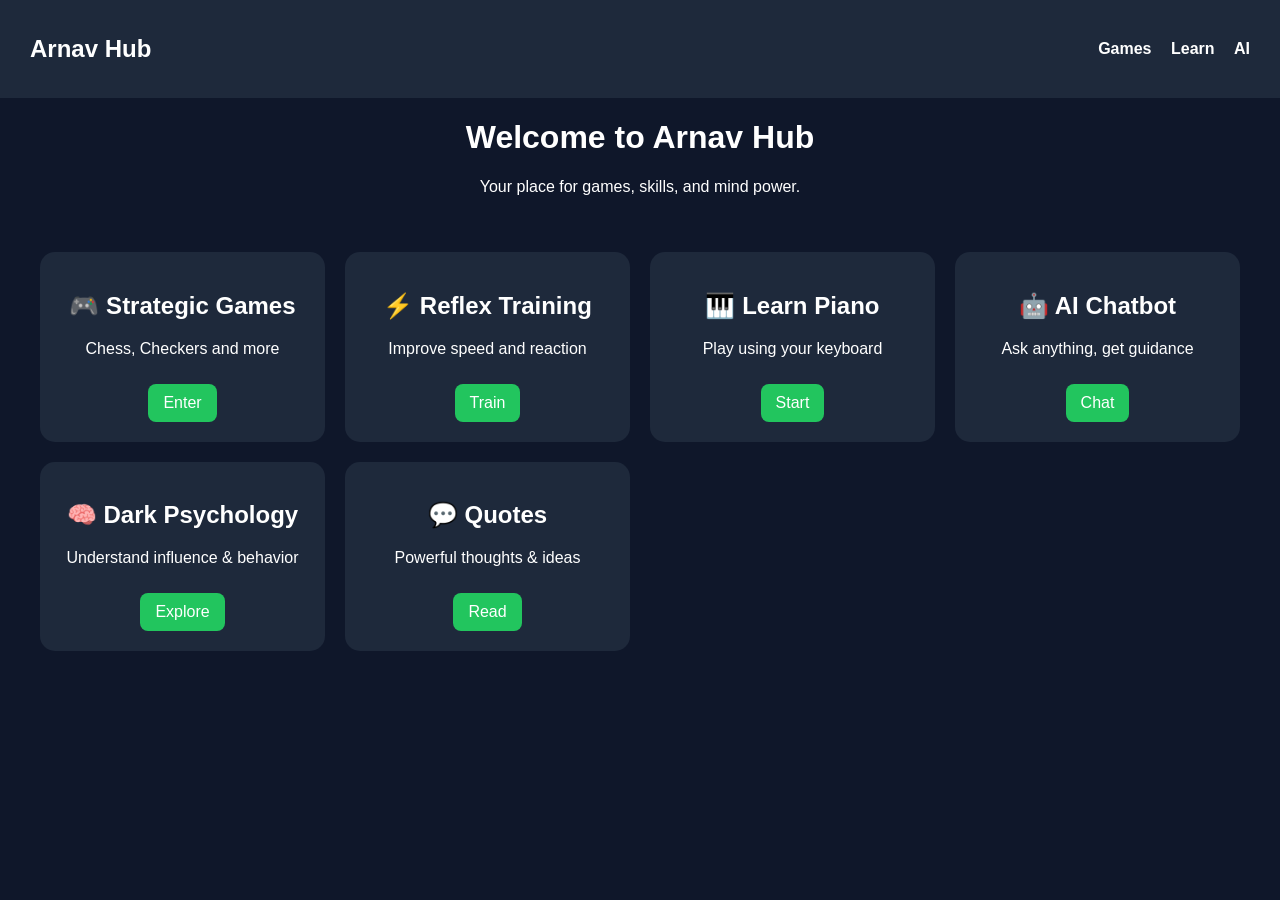
<file: index.html>
<!DOCTYPE html>
<html>
<head>
    <title>Arnav Hub</title>
    <link rel="stylesheet" href="style.css">
</head>

<body>

<nav>
    <h2>Arnav Hub</h2>
    <div>
        <a href="games.html">Games</a>
        <a href="learn.html">Learn</a>
        <a href="ai.html">AI</a>
    </div>
</nav>

<h1>Welcome to Arnav Hub</h1>
<p>Your place for games, skills, and mind power.</p>

<div class="container">

    <div class="card">
        <h2>🎮 Strategic Games</h2>
        <p>Chess, Checkers and more</p>
        <a href="strategicgames.html">Enter</a>
    </div>

    <div class="card">
        <h2>⚡ Reflex Training</h2>
        <p>Improve speed and reaction</p>
        <a href="reflex.html">Train</a>
    </div>

    <div class="card">
        <h2>🎹 Learn Piano</h2>
        <p>Play using your keyboard</p>
        <a href="piano.html">Start</a>
    </div>

    <div class="card">
        <h2>🤖 AI Chatbot</h2>
        <p>Ask anything, get guidance</p>
        <a href="ai.html">Chat</a>
    </div>

    <div class="card">
        <h2>🧠 Dark Psychology</h2>
        <p>Understand influence & behavior</p>
        <a href="learn.html">Explore</a>
    </div>

    <div class="card">
        <h2>💬 Quotes</h2>
        <p>Powerful thoughts & ideas</p>
        <a href="learn.html">Read</a>
    </div>

</div>

</body>
</html>
</file>
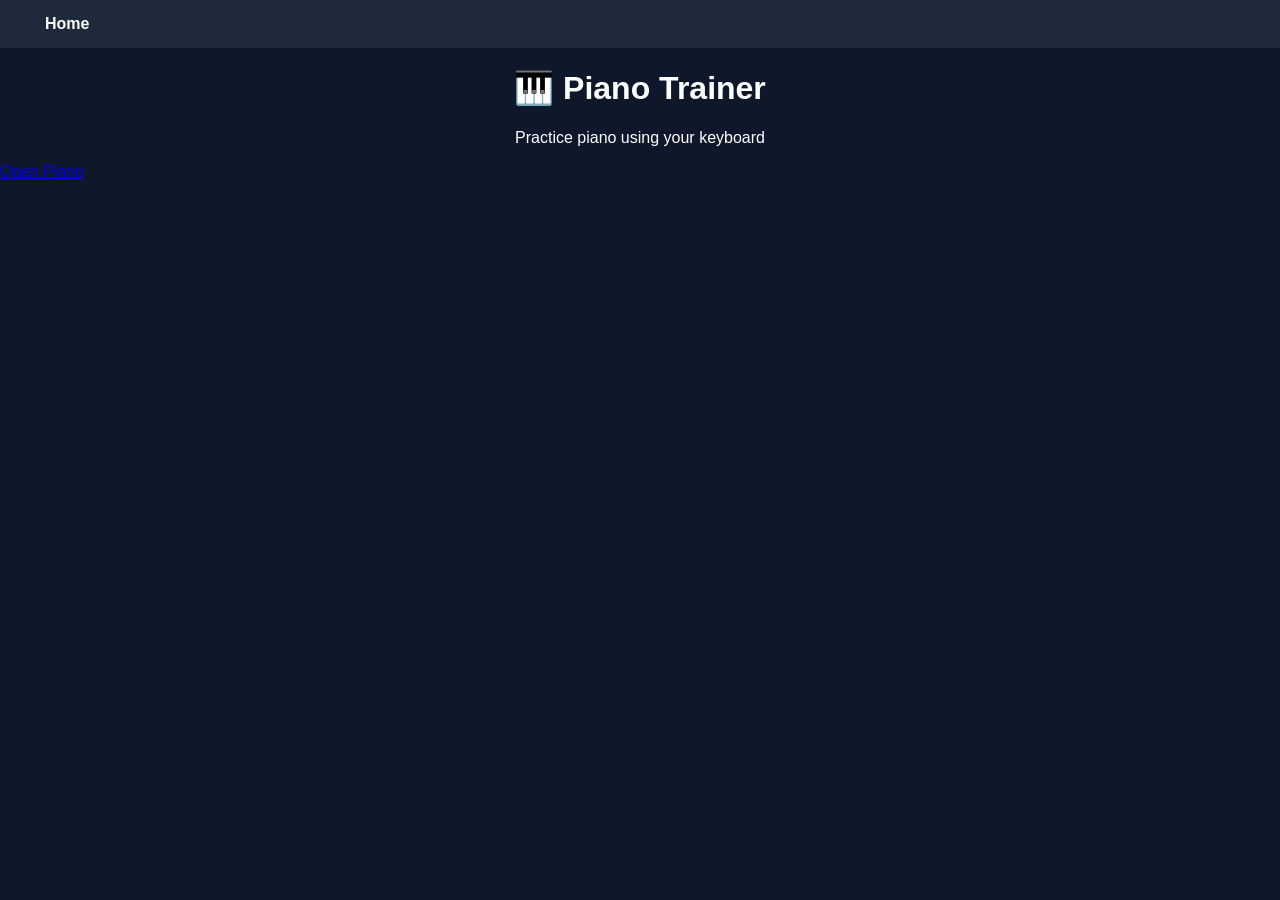
<file: Piano.html>
<!DOCTYPE html>
<html>
<head>
    <title>Piano Trainer</title>
    <link rel="stylesheet" href="style.css">
</head>

<body>

<nav>
    <a href="index.html">Home</a>
</nav>

<h1>🎹 Piano Trainer</h1>

<p>Practice piano using your keyboard</p>

<a href="https://virtualpiano.net" target="_blank">Open Piano</a>

</body>
</html>
</file>
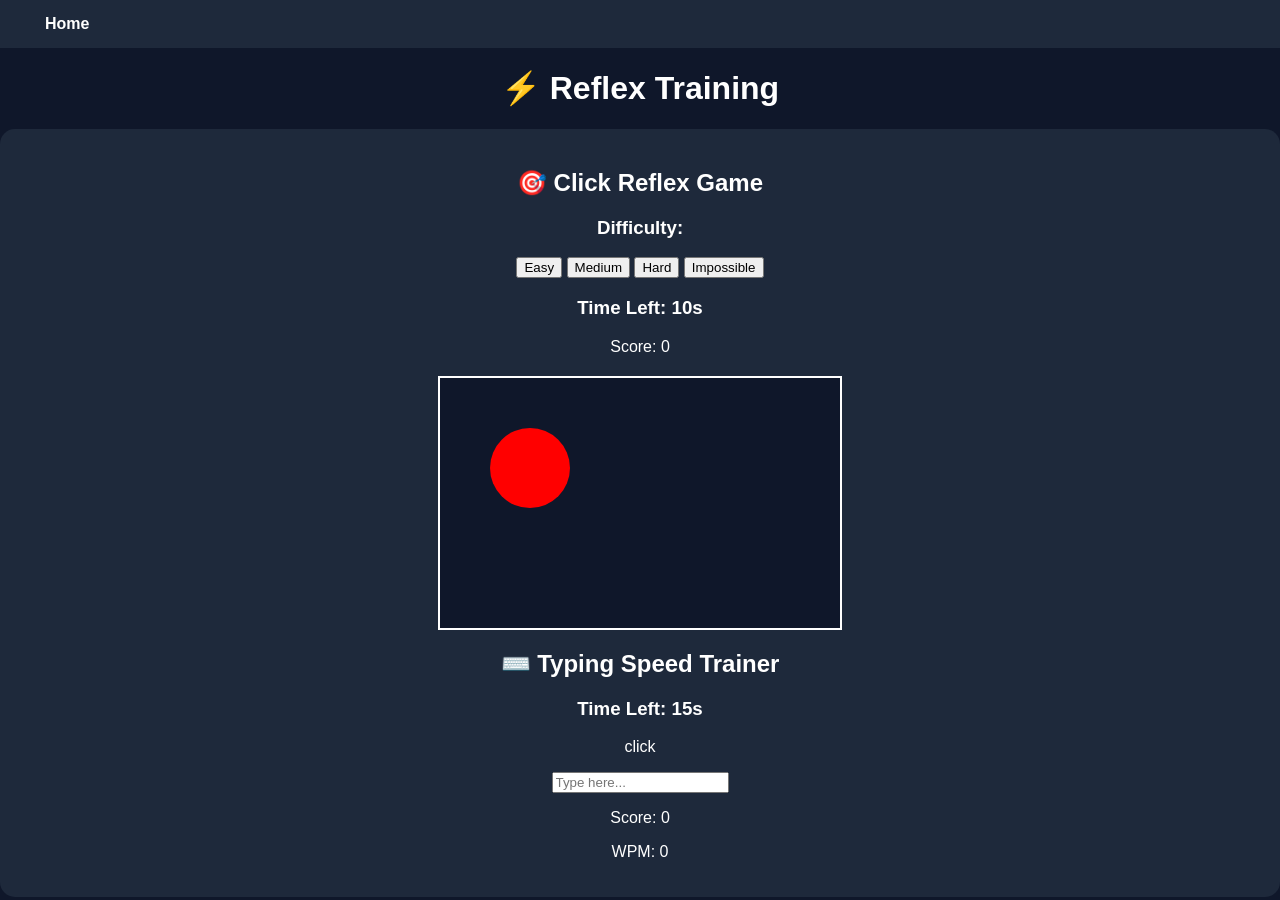
<file: reflex.html>
<!DOCTYPE html>
<html>
<head>
    <title>Reflex Training</title>
    <link rel="stylesheet" href="style.css">
</head>

<body>

<nav>
    <a href="index.html">Home</a>
</nav>

<h1>⚡ Reflex Training</h1>

<!-- 🎯 CIRCLE GAME -->
<div class="card">
   
 <h2>🎯 Click Reflex Game</h2>


<h3>Difficulty:</h3>
<button onclick="setDifficulty('easy')">Easy</button>
<button onclick="setDifficulty('medium')">Medium</button>
<button onclick="setDifficulty('hard')">Hard</button>
<button onclick="setDifficulty('impossible')">Impossible</button>

<h3>Time Left: <span id="time">10</span>s</h3>

<p>Score: <span id="score">0</span></p>

<div id="gameArea">
    <div id="circle"></div>
</div>

<h2>⌨️ Typing Speed Trainer</h2>

<h3>Time Left: <span id="typeTime">15</span>s</h3>

<p id="word">start</p>

<input type="text" id="input" placeholder="Type here..." oninput="checkWord()">

<p>Score: <span id="typeScore">0</span></p>
<p>WPM: <span id="wpm">0</span></p>


<style>
#gameArea {
    width: 400px;
    height: 250px;
    background: #0f172a;
    margin: 20px auto;
    position: relative;
    border: 2px solid white;
    overflow: hidden;
}

#circle {
    width: 80px;
    height: 80px;
    background: red;
    border-radius: 50%;
    position: absolute;
    top: 50px;
    left: 50px;
    cursor: pointer;
}
</style>

<script>
let score = 0;
let timeLeft = 10;
let size = 80;
let speed = 1000;
let gameRunning = false;

const circle = document.getElementById("circle");
const gameArea = document.getElementById("gameArea");

// 🎚 Difficulty
function setDifficulty(level) {
    if(level === "easy") {
        size = 100;
        speed = 1200;
    }
    if(level === "medium") {
        size = 80;
        speed = 900;
    }
    if(level === "hard") {
        size = 60;
        speed = 600;
    }
    if(level === "impossible") {
        size = 40;
        speed = 400;
    }

    circle.style.width = size + "px";
    circle.style.height = size + "px";

    startGame();
}

// 🚀 Start Game
function startGame() {
    score = 0;
    timeLeft = 10;
    gameRunning = true;

    document.getElementById("score").innerText = score;
    document.getElementById("time").innerText = timeLeft;

    moveCircle();

    let moveInterval = setInterval(moveCircle, speed);

    let timer = setInterval(() => {
        timeLeft--;
        document.getElementById("time").innerText = timeLeft;

        if(timeLeft <= 0) {
            clearInterval(timer);
            clearInterval(moveInterval);
            gameRunning = false;
            alert("Game Over! Score: " + score);
        }
    }, 1000);
}

// 🎯 Move circle inside box
function moveCircle() {
    if(!gameRunning) return;

    let maxX = gameArea.clientWidth - circle.clientWidth;
    let maxY = gameArea.clientHeight - circle.clientHeight;

    let x = Math.random() * maxX;
    let y = Math.random() * maxY;

    circle.style.left = x + "px";
    circle.style.top = y + "px";
}

// 🖱 Click logic
circle.onclick = function() {
    if(!gameRunning) return;

    score++;
    document.getElementById("score").innerText = score;
};

// ⌨️ Typing Game
let words = ["fast", "brain", "speed", "focus", "click", "train", "sharp", "quick"];
let current = 0;
let typeScore = 0;
let typeTime = 15;
let typingRunning = false;

// start typing game automatically when user types
function startTypingGame() {
    if(typingRunning) return;

    typingRunning = true;

    let timer = setInterval(() => {
        typeTime--;
        document.getElementById("typeTime").innerText = typeTime;

        if(typeTime <= 0) {
            clearInterval(timer);
            typingRunning = false;

            let wpm = Math.round(typeScore * (60 / 15));
            document.getElementById("wpm").innerText = wpm;

            alert("Time's up! Score: " + typeScore + " | WPM: " + wpm);
        }
    }, 1000);
}

function newWord() {
    current = Math.floor(Math.random() * words.length);
    document.getElementById("word").innerText = words[current];
}

function checkWord() {
    startTypingGame();

    let input = document.getElementById("input").value;

    if(input === words[current]) {
        typeScore++;
        document.getElementById("typeScore").innerText = typeScore;
        document.getElementById("input").value = "";
        newWord();
    }
}

newWord();
</script>
</body>
</html>
</file>
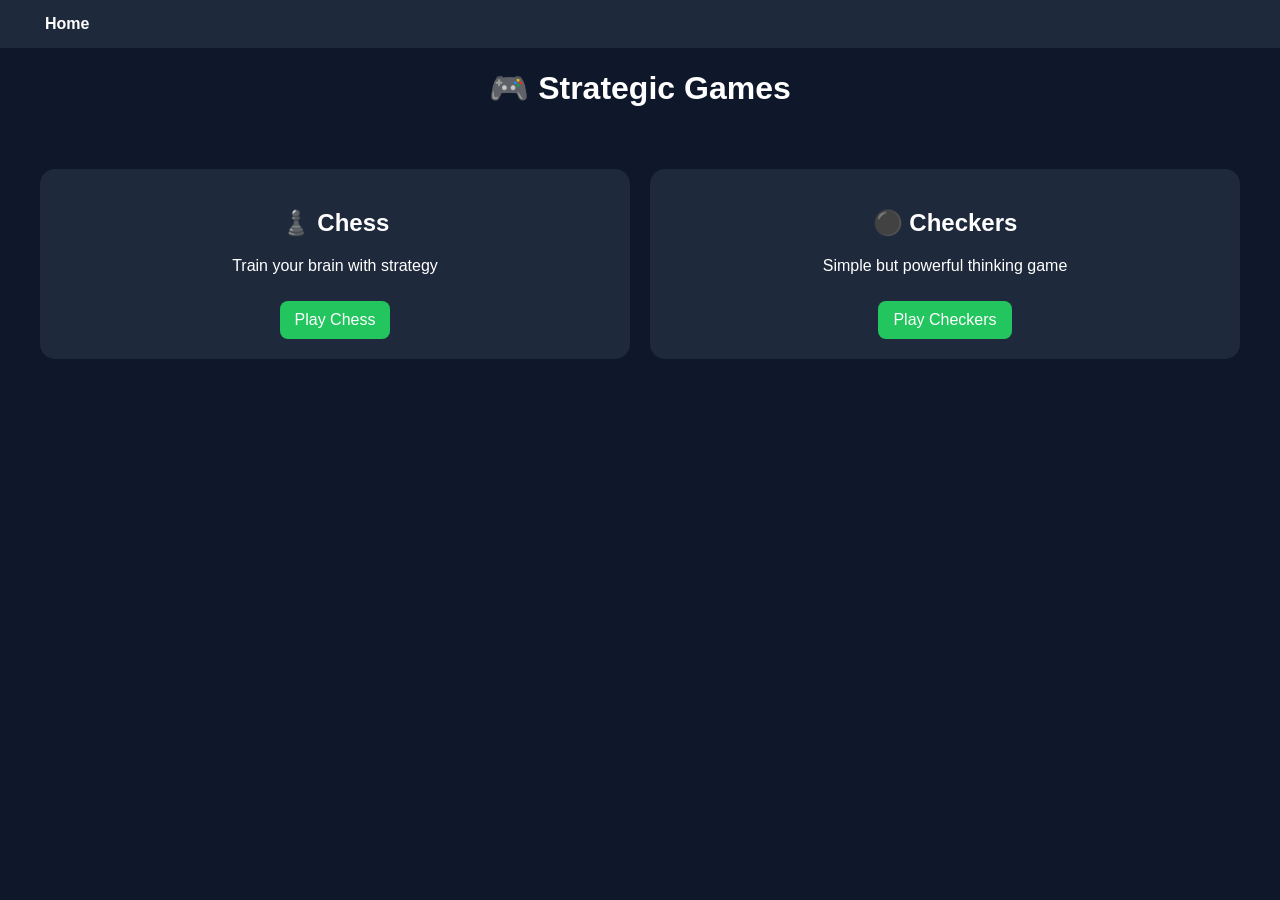
<file: Strategicgames.html>
<!DOCTYPE html>
<html>
<head>
    <title>Strategic Games</title>
    <link rel="stylesheet" href="style.css">
</head>

<body>

<nav>
    <a href="index.html">Home</a>
</nav>

<h1>🎮 Strategic Games</h1>

<div class="container">

   <div class="card">
    <h2>♟️ Chess</h2>
    <p>Train your brain with strategy</p>
    <a href="https://lichess.org" target="_blank">Play Chess</a>
</div>

    <div class="card">
        <h2>⚫ Checkers</h2>
        <p>Simple but powerful thinking game</p>
        <a href="https://cardgames.io/checkers/" target="_blank">Play Checkers</a>
</div>

</div>

</body>
</html>
</file>
<file: style.css>
body {
    margin: 0;
    font-family: Arial;
    background: #0f172a;
    color: white;
}

nav {
    display: flex;
    justify-content: space-between;
    align-items: center;
    background: #1e293b;
    padding: 15px 30px;
}

nav a {
    color: white;
    margin-left: 15px;
    text-decoration: none;
    font-weight: bold;
}

h1, p {
    text-align: center;
}

.container {
    display: grid;
    grid-template-columns: repeat(auto-fit, minmax(250px, 1fr));
    gap: 20px;
    padding: 40px;
}

.card {
    background: #1e293b;
    padding: 20px;
    border-radius: 15px;
    text-align: center;
    transition: 0.3s;
}

.card:hover {
    transform: scale(1.05);
    background: #334155;
}

.card a {
    display: inline-block;
    margin-top: 10px;
    padding: 10px 15px;
    background: #22c55e;
    color: white;
    border-radius: 8px;
    text-decoration: none;
}
}
</file>
